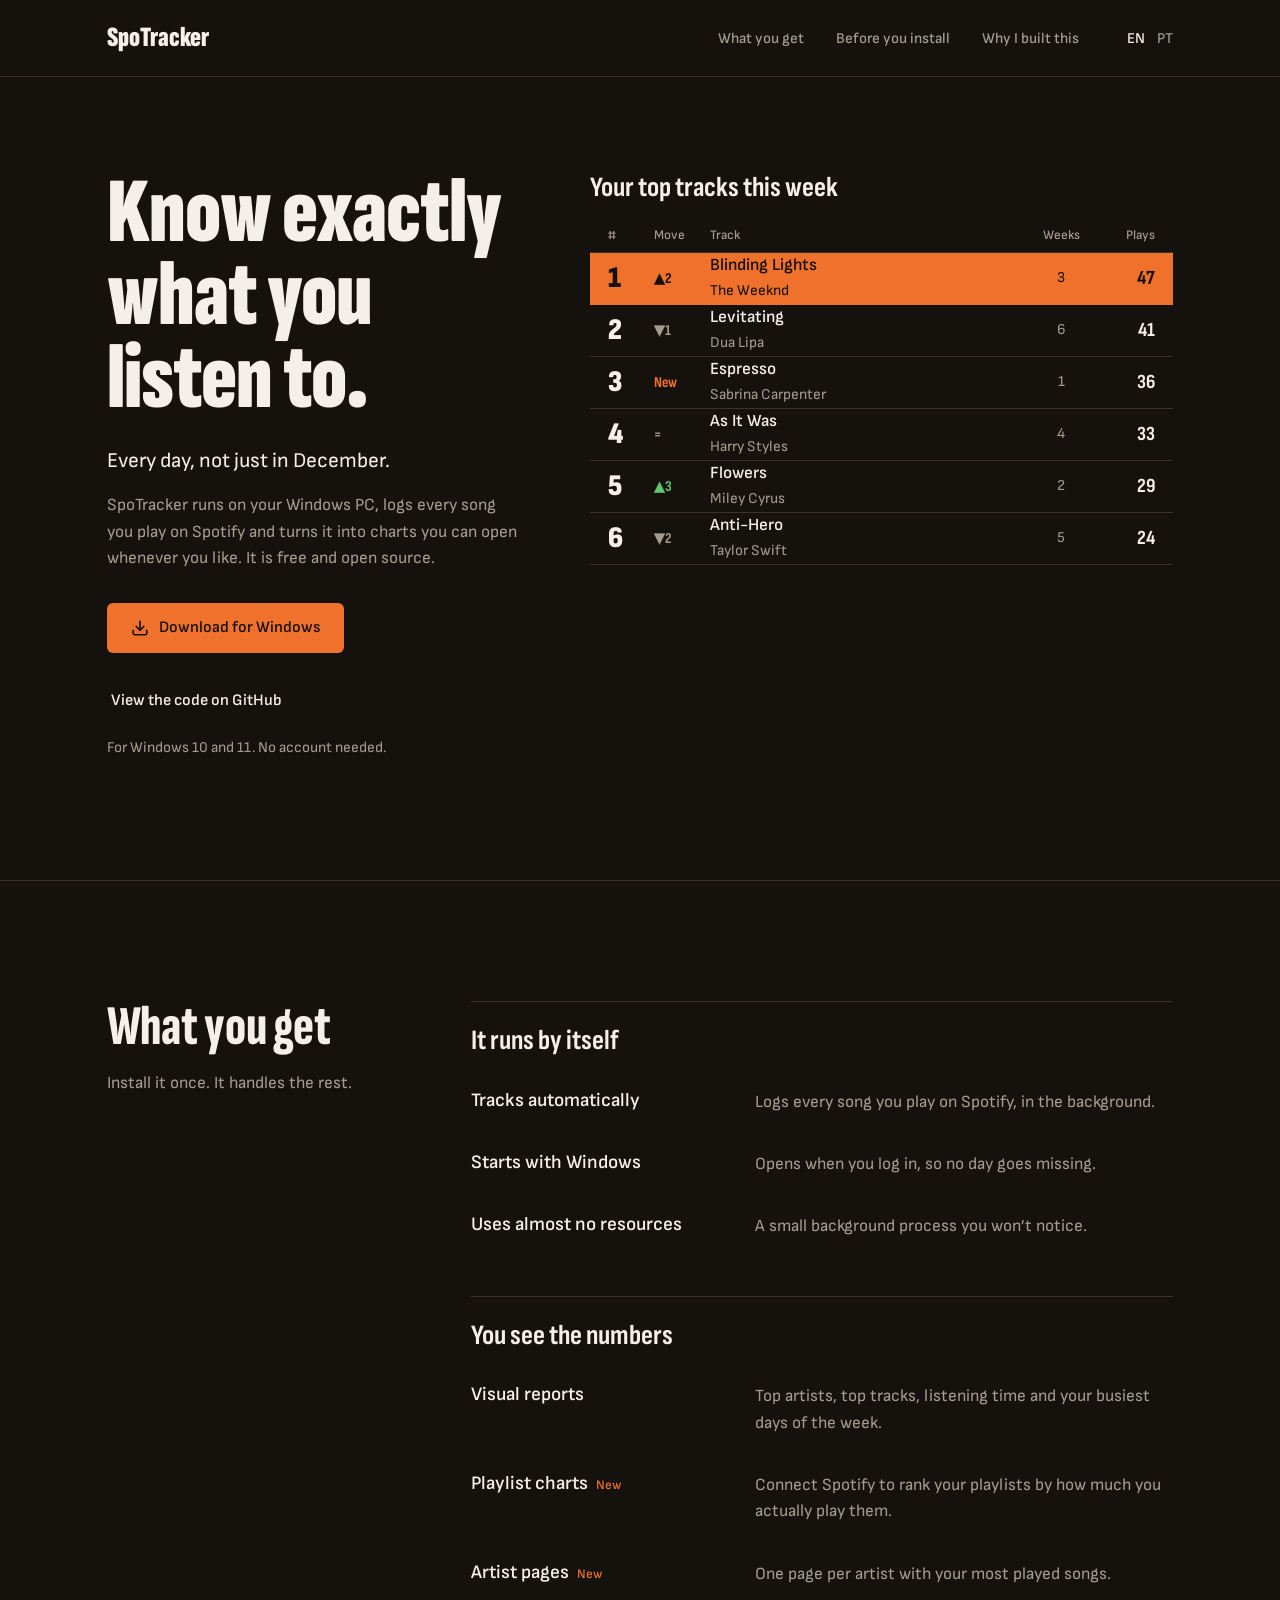
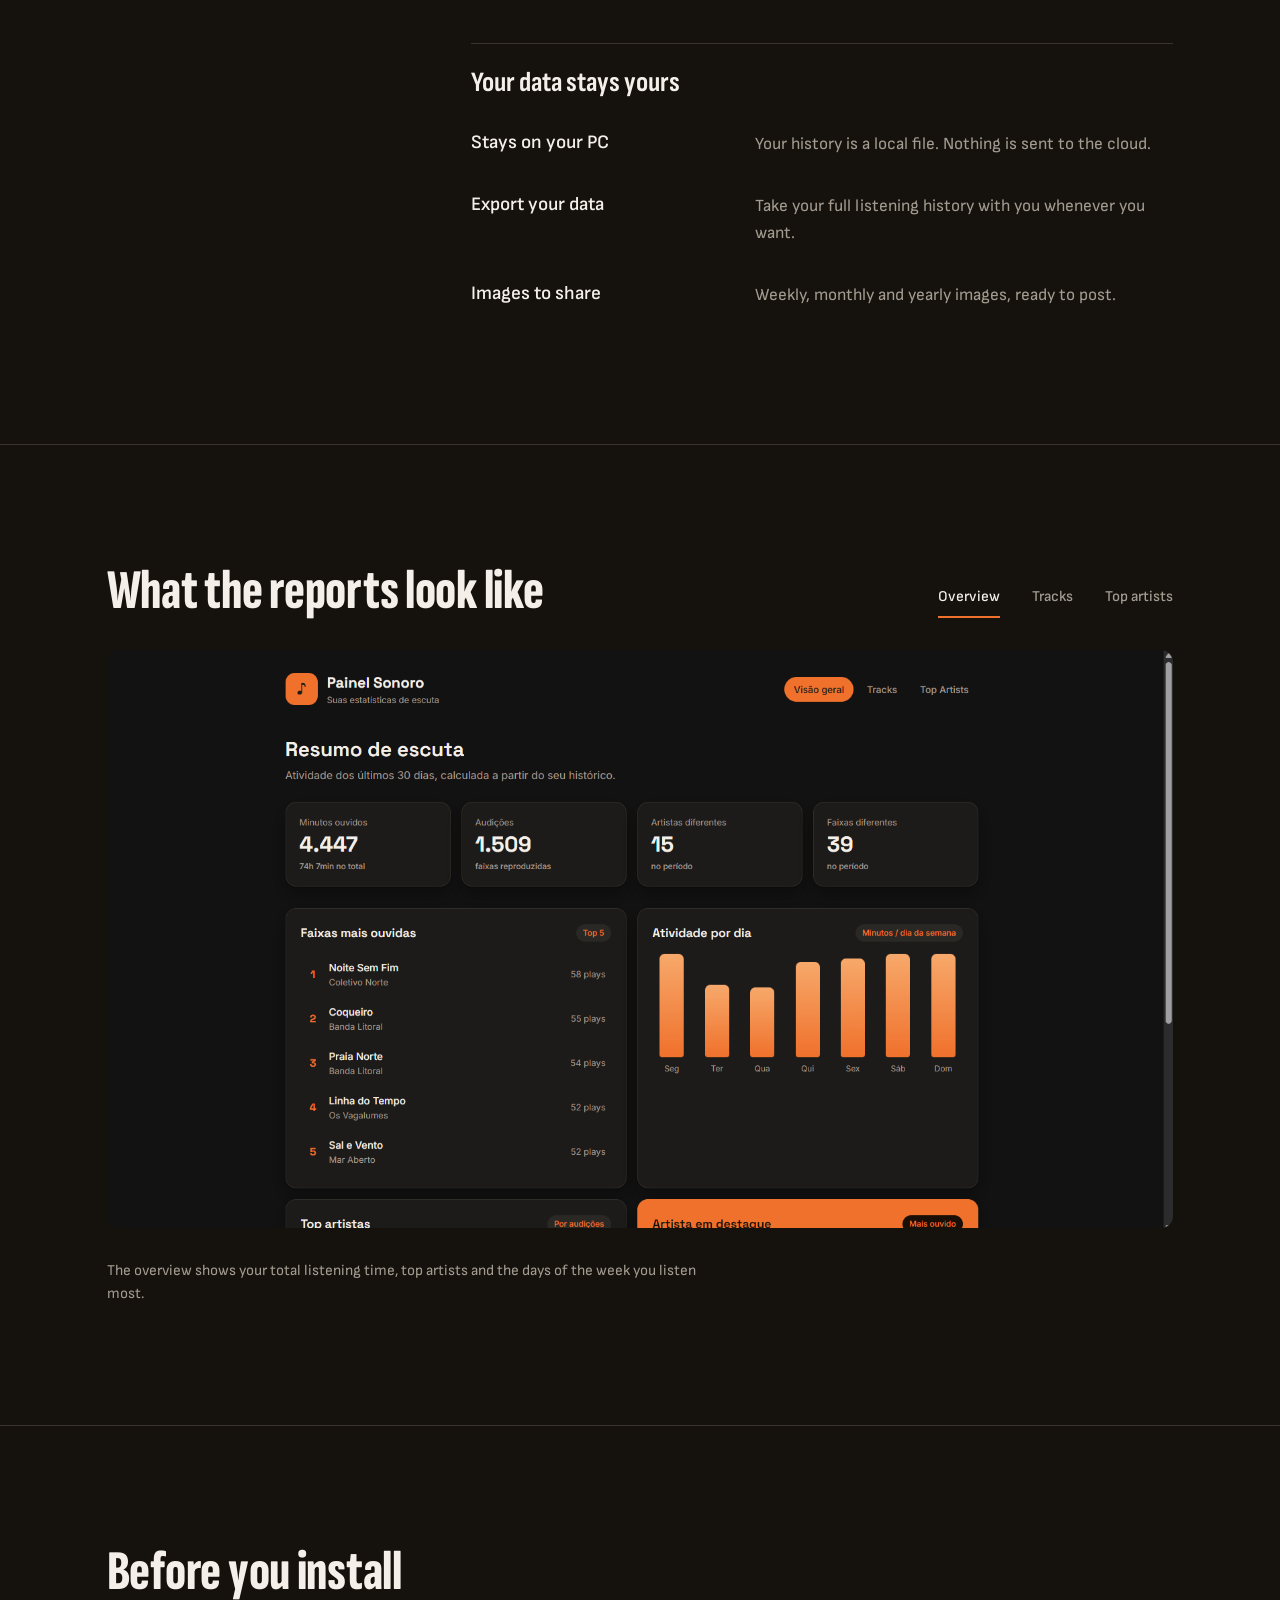
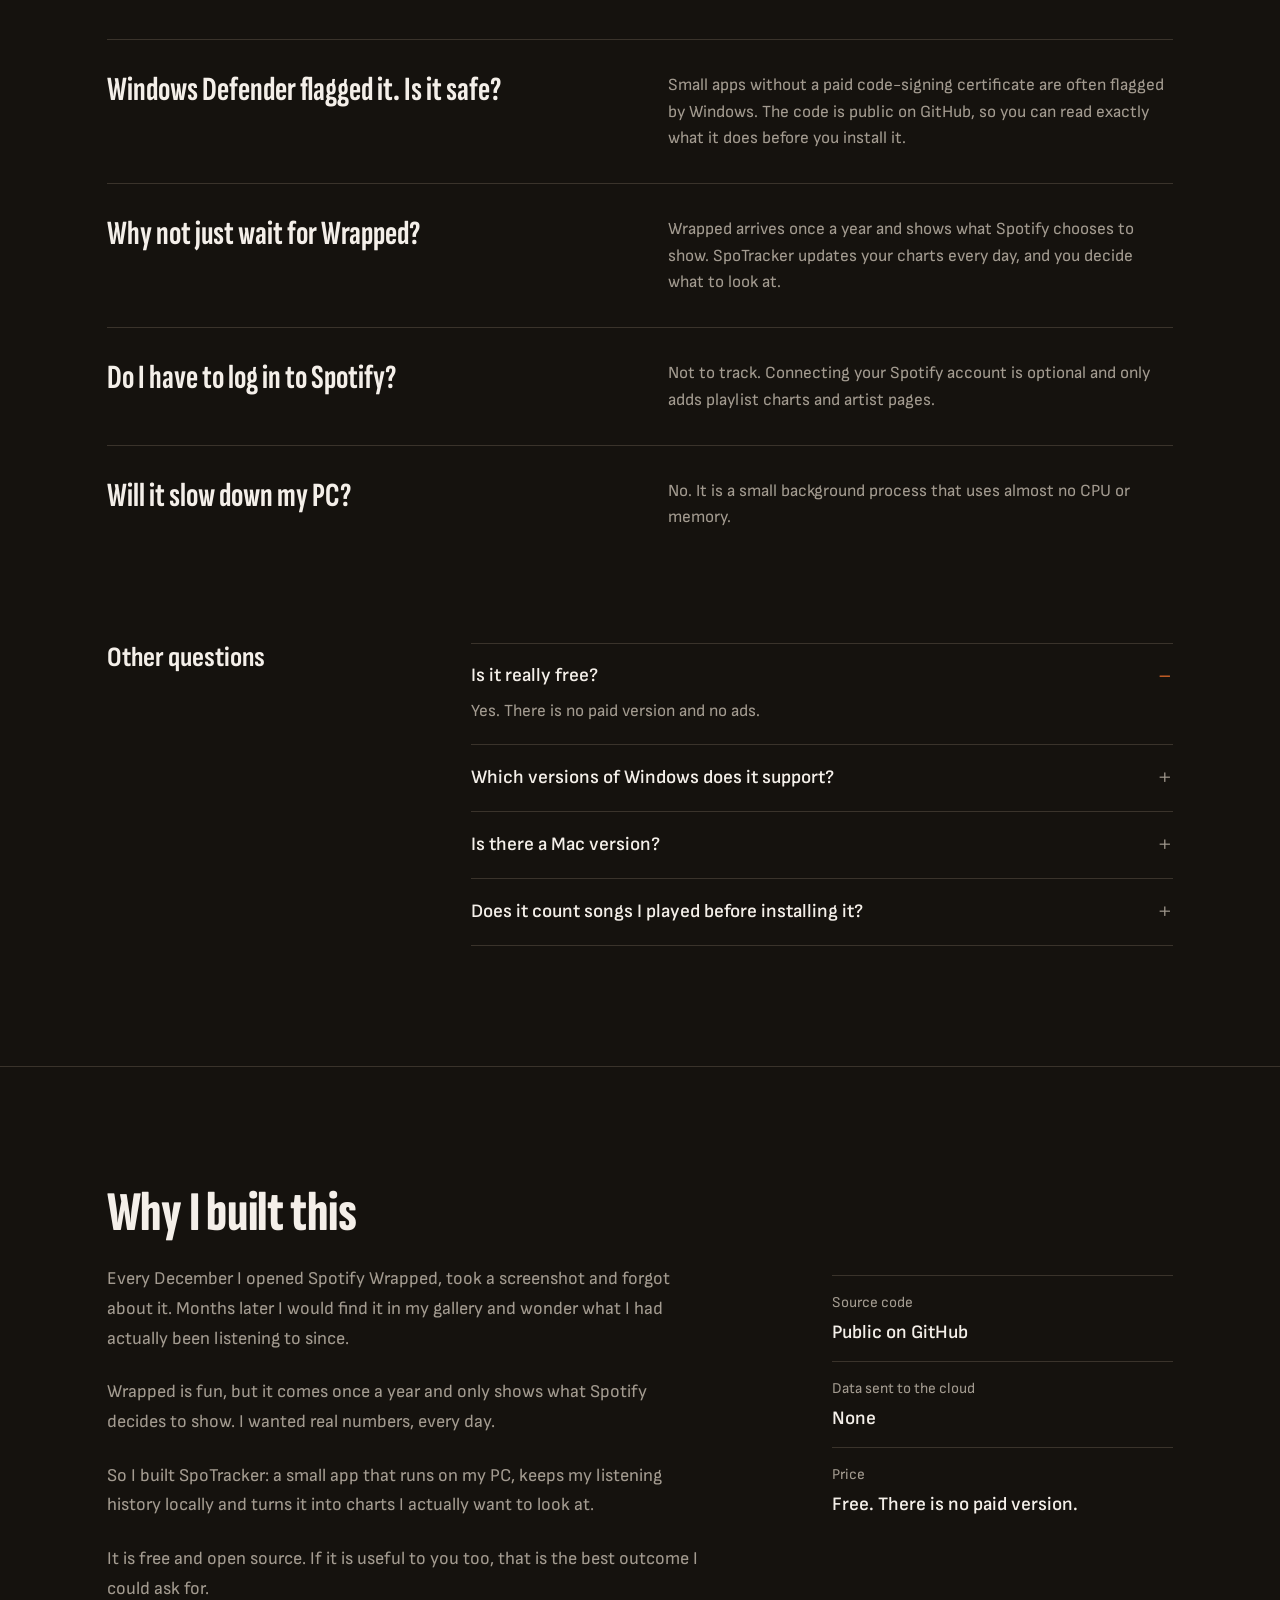
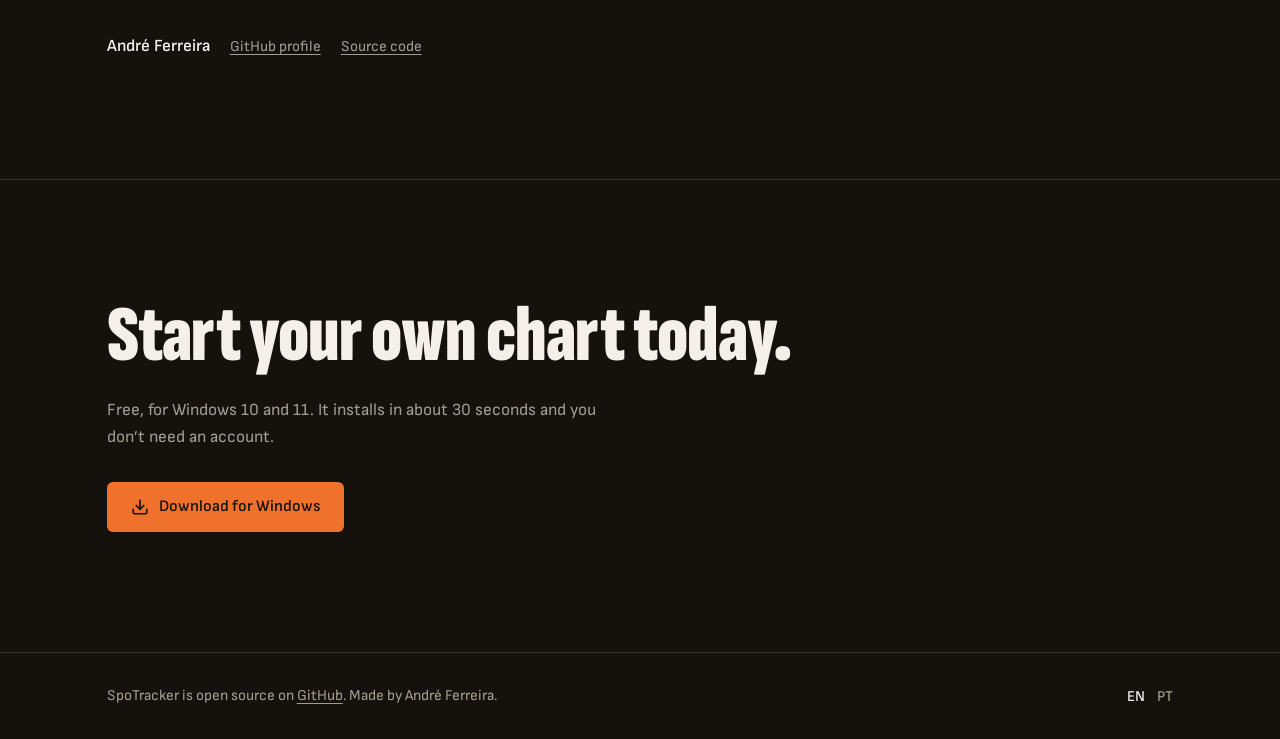
<file: landing/index.html>
<!doctype html>
<html lang="en" dir="ltr">
<head>
	<meta charset="UTF-8" />
	<meta name="viewport" content="width=device-width, initial-scale=1.0" />

	<title>SpoTracker - Your Spotify Wrapped, Every Day | Free Listening Stats Tracker</title>
	<meta name="description" content="SpoTracker tracks your Spotify listening habits offline, giving you detailed reports with top artists, top tracks, listening patterns and playlist charts - whenever you want, not just once a year. Free, open-source, and private." />
	<meta name="keywords" content="Spotify tracker, Spotify stats, Spotify Wrapped daily, listening history, top artists, top tracks, Spotify playlist stats, Spotify statistics, music tracker, offline Spotify tracker, open source Spotify tool, SpoTracker" />
	<meta name="author" content="André Ferreira" />
	<meta name="robots" content="index, follow, max-snippet:-1, max-image-preview:large, max-video-preview:-1" />
	<meta name="theme-color" content="#15120e" />

	<link rel="canonical" href="https://www.spotracker.eu/" />
	<link rel="alternate" hreflang="en" href="https://www.spotracker.eu/" />
	<link rel="alternate" hreflang="pt" href="https://www.spotracker.eu/?lang=pt" />
	<link rel="alternate" hreflang="x-default" href="https://www.spotracker.eu/" />

	<link rel="icon" href="favicon.ico" sizes="48x48" />
	<link rel="icon" href="favicon.png" type="image/png" />
	<link rel="apple-touch-icon" href="favicon.png" />

	<meta property="og:type" content="website" />
	<meta property="og:url" content="https://www.spotracker.eu/" />
	<meta property="og:title" content="SpoTracker - Your Spotify Wrapped, Every Day" />
	<meta property="og:description" content="Track every song you play on Spotify. Get detailed reports with top artists, top tracks, and listening patterns - free, offline, and open source." />
	<meta property="og:image" content="https://www.spotracker.eu/screenshots/overview.png" />
	<meta property="og:image:width" content="1200" />
	<meta property="og:image:height" content="630" />
	<meta property="og:image:alt" content="SpoTracker overview report showing listening statistics, top tracks, and top artists" />
	<meta property="og:site_name" content="SpoTracker" />
	<meta property="og:locale" content="en_US" />
	<meta property="og:locale:alternate" content="pt_PT" />

	<meta name="twitter:card" content="summary_large_image" />
	<meta name="twitter:title" content="SpoTracker - Your Spotify Wrapped, Every Day" />
	<meta name="twitter:description" content="Track every song you play on Spotify. Free, offline, open source listening stats." />
	<meta name="twitter:image" content="https://www.spotracker.eu/screenshots/overview.png" />
	<meta name="twitter:image:alt" content="SpoTracker overview report showing listening statistics" />

	<link rel="preconnect" href="https://fonts.googleapis.com" />
	<link rel="preconnect" href="https://fonts.gstatic.com" crossorigin />
	<link href="https://fonts.googleapis.com/css2?family=Sofia+Sans:wght@300;400;500;600&family=Sofia+Sans+Condensed:wght@700;900&family=Sofia+Sans+Extra+Condensed:wght@700;800;900&display=swap" rel="stylesheet" />
	<link rel="stylesheet" href="style.css" />

	<script type="application/ld+json">
	{
		"@context": "https://schema.org",
		"@type": "SoftwareApplication",
		"name": "SpoTracker",
		"description": "A tiny desktop app that tracks every song you play on Spotify, stores data locally, and generates beautiful reports with top artists, top tracks, listening patterns and playlist charts - whenever you want.",
		"url": "https://www.spotracker.eu/",
		"downloadUrl": "https://github.com/andreferreira04/spoTracker/releases/latest",
		"operatingSystem": "Windows 10, Windows 11",
		"applicationCategory": "MultimediaApplication",
		"applicationSubCategory": "Music Statistics Tracker",
		"offers": {
			"@type": "Offer",
			"price": "0",
			"priceCurrency": "USD"
		},
		"author": {
			"@type": "Person",
			"name": "André Ferreira",
			"url": "https://github.com/andreferreira04"
		},
		"softwareVersion": "latest",
		"license": "https://github.com/andreferreira04/spoTracker/blob/main/LICENSE",
		"screenshot": "https://www.spotracker.eu/screenshots/overview.png",
		"featureList": [
			"Automatic Spotify listening tracking",
			"Visual HTML reports with top tracks and artists",
			"Playlist charts: your Spotify playlists ranked by listening time (optional Spotify login)",
			"Artist pages with your most played songs",
			"Shareable weekly, monthly and yearly images",
			"Tracking works 100% offline - data stored locally",
			"Lightweight background process",
			"Auto-starts with Windows",
			"Exportable listening history"
		],
		"isAccessibleForFree": true,
		"installUrl": "https://github.com/andreferreira04/spoTracker/releases/latest"
	}
	</script>

	<script type="application/ld+json">
	{
		"@context": "https://schema.org",
		"@type": "FAQPage",
		"mainEntity": [
			{
				"@type": "Question",
				"name": "Windows Defender flagged SpoTracker. Is it safe?",
				"acceptedAnswer": { "@type": "Answer", "text": "Small apps without a paid code-signing certificate are often flagged by Windows. The code is public on GitHub, so you can read exactly what it does before you install it." }
			},
			{
				"@type": "Question",
				"name": "Why not just wait for Spotify Wrapped?",
				"acceptedAnswer": { "@type": "Answer", "text": "Wrapped arrives once a year and shows what Spotify chooses to show. SpoTracker updates your charts every day, and you decide what to look at." }
			},
			{
				"@type": "Question",
				"name": "Do I have to log in to Spotify?",
				"acceptedAnswer": { "@type": "Answer", "text": "Not to track. Connecting your Spotify account is optional and only adds playlist charts and artist pages." }
			},
			{
				"@type": "Question",
				"name": "Will SpoTracker slow down my PC?",
				"acceptedAnswer": { "@type": "Answer", "text": "No. It is a small background process that uses almost no CPU or memory." }
			},
			{
				"@type": "Question",
				"name": "Is SpoTracker really free?",
				"acceptedAnswer": { "@type": "Answer", "text": "Yes. There is no paid version and no ads." }
			},
			{
				"@type": "Question",
				"name": "Which versions of Windows does SpoTracker support?",
				"acceptedAnswer": { "@type": "Answer", "text": "Windows 10 and Windows 11." }
			},
			{
				"@type": "Question",
				"name": "Is there a Mac version of SpoTracker?",
				"acceptedAnswer": { "@type": "Answer", "text": "Not at the moment. SpoTracker runs on Windows only." }
			},
			{
				"@type": "Question",
				"name": "Does SpoTracker count songs I played before installing it?",
				"acceptedAnswer": { "@type": "Answer", "text": "No. Your chart starts from the moment you install it." }
			}
		]
	}
	</script>

	<script type="application/ld+json">
	{
		"@context": "https://schema.org",
		"@type": "BreadcrumbList",
		"itemListElement": [
			{
				"@type": "ListItem",
				"position": 1,
				"name": "SpoTracker",
				"item": "https://www.spotracker.eu/"
			}
		]
	}
	</script>
</head>
<body>

<header class="navbar">
	<nav class="page nav-inner" aria-label="Main navigation">
		<a href="/" class="nav-title" aria-label="SpoTracker - Home">SpoTracker</a>
		<div class="nav-links">
			<a href="#features" data-i18n="navFeatures">What you get</a>
			<a href="#before" data-i18n="navBefore">Before you install</a>
			<a href="#why" data-i18n="navWhy">Why I built this</a>
			<div class="lang-switcher">
				<button class="lang-btn active" data-lang="en" onclick="setLang('en')" aria-label="Switch to English">EN</button>
				<button class="lang-btn" data-lang="pt" onclick="setLang('pt')" aria-label="Mudar para Português">PT</button>
			</div>
		</div>
	</nav>
</header>

<main>
	<!-- ── Hero ── -->
	<section class="hero" aria-labelledby="hero-heading">
		<div class="page hero-layout">
			<div class="hero-intro">
				<h1 id="hero-heading" data-i18n="heroTitle">Know exactly what you listen to.</h1>
				<p class="hero-lead" data-i18n="heroLead">Every day, not just in December.</p>
				<p class="hero-body" data-i18n="heroBody">SpoTracker runs on your Windows PC, logs every song you play on Spotify and turns it into charts you can open whenever you like. It is free and open source.</p>
				<div class="hero-actions">
					<a href="https://github.com/andreferreira04/spoTracker/releases/latest" class="btn btn-primary" id="cta-download-hero">
						<svg width="18" height="18" viewBox="0 0 24 24" fill="none" stroke="currentColor" stroke-width="2.25" stroke-linecap="round" stroke-linejoin="round" aria-hidden="true"><path d="M21 15v4a2 2 0 0 1-2 2H5a2 2 0 0 1-2-2v-4"/><polyline points="7 10 12 15 17 10"/><line x1="12" y1="15" x2="12" y2="3"/></svg>
						<span data-i18n="heroCta">Download for Windows</span>
					</a>
					<a href="https://github.com/andreferreira04/spoTracker" class="btn btn-quiet" target="_blank" rel="noopener noreferrer" data-i18n="heroSource">View the code on GitHub</a>
				</div>
				<p class="hero-note" data-i18n="heroNote">For Windows 10 and 11. No account needed.</p>
			</div>

			<figure class="chart" aria-labelledby="chart-title">
				<div class="chart-head">
					<h2 class="chart-title" id="chart-title" data-i18n="chartTitle">Your top tracks this week</h2>
				</div>
				<table class="chart-table">
					<thead>
						<tr>
							<th class="chart-pos" scope="col">#</th>
							<th class="chart-move" scope="col" data-i18n="chartColMove">Move</th>
							<th class="chart-track" scope="col" data-i18n="chartColTrack">Track</th>
							<th class="chart-weeks" scope="col" data-i18n="chartColWeeks">Weeks</th>
							<th class="chart-plays" scope="col" data-i18n="chartColPlays">Plays</th>
						</tr>
					</thead>
					<tbody>
						<tr class="chart-top">
							<td class="chart-pos">1</td>
							<td class="chart-move">&#9650;2</td>
							<td class="chart-track"><span class="chart-song">Blinding Lights</span><span class="chart-artist">The Weeknd</span></td>
							<td class="chart-weeks">3</td>
							<td class="chart-plays">47</td>
						</tr>
						<tr>
							<td class="chart-pos">2</td>
							<td class="chart-move">&#9660;1</td>
							<td class="chart-track"><span class="chart-song">Levitating</span><span class="chart-artist">Dua Lipa</span></td>
							<td class="chart-weeks">6</td>
							<td class="chart-plays">41</td>
						</tr>
						<tr>
							<td class="chart-pos">3</td>
							<td class="chart-move chart-new" data-i18n="chartNew">New</td>
							<td class="chart-track"><span class="chart-song">Espresso</span><span class="chart-artist">Sabrina Carpenter</span></td>
							<td class="chart-weeks">1</td>
							<td class="chart-plays">36</td>
						</tr>
						<tr>
							<td class="chart-pos">4</td>
							<td class="chart-move">=</td>
							<td class="chart-track"><span class="chart-song">As It Was</span><span class="chart-artist">Harry Styles</span></td>
							<td class="chart-weeks">4</td>
							<td class="chart-plays">33</td>
						</tr>
						<tr>
							<td class="chart-pos">5</td>
							<td class="chart-move chart-up">&#9650;3</td>
							<td class="chart-track"><span class="chart-song">Flowers</span><span class="chart-artist">Miley Cyrus</span></td>
							<td class="chart-weeks">2</td>
							<td class="chart-plays">29</td>
						</tr>
						<tr>
							<td class="chart-pos">6</td>
							<td class="chart-move">&#9660;2</td>
							<td class="chart-track"><span class="chart-song">Anti-Hero</span><span class="chart-artist">Taylor Swift</span></td>
							<td class="chart-weeks">5</td>
							<td class="chart-plays">24</td>
						</tr>
					</tbody>
				</table>
			</figure>
		</div>
	</section>

	<!-- ── What you get ── -->
	<section id="features" class="split-section" aria-labelledby="features-heading">
		<div class="page split">
			<div class="split-heading">
				<h2 class="headline" id="features-heading" data-i18n="featuresTitle">What you get</h2>
				<p class="split-sub" data-i18n="featuresSub">Install it once. It handles the rest.</p>
			</div>
			<div class="feature-groups">
				<div class="feature-group">
					<h3 class="group-title" data-i18n="group1Title">It runs by itself</h3>
					<dl class="feature-list">
						<div class="feature-item">
							<dt class="feature-term" data-i18n="feat1Title">Tracks automatically</dt>
							<dd class="feature-desc" data-i18n="feat1Desc">Logs every song you play on Spotify, in the background.</dd>
						</div>
						<div class="feature-item">
							<dt class="feature-term" data-i18n="feat2Title">Starts with Windows</dt>
							<dd class="feature-desc" data-i18n="feat2Desc">Opens when you log in, so no day goes missing.</dd>
						</div>
						<div class="feature-item">
							<dt class="feature-term" data-i18n="feat3Title">Uses almost no resources</dt>
							<dd class="feature-desc" data-i18n="feat3Desc">A small background process you won’t notice.</dd>
						</div>
					</dl>
				</div>
				<div class="feature-group">
					<h3 class="group-title" data-i18n="group2Title">You see the numbers</h3>
					<dl class="feature-list">
						<div class="feature-item">
							<dt class="feature-term" data-i18n="feat4Title">Visual reports</dt>
							<dd class="feature-desc" data-i18n="feat4Desc">Top artists, top tracks, listening time and your busiest days of the week.</dd>
						</div>
						<div class="feature-item">
							<dt class="feature-term"><span data-i18n="feat5Title">Playlist charts</span> <span class="feature-new" data-i18n="featNew">New</span></dt>
							<dd class="feature-desc" data-i18n="feat5Desc">Connect Spotify to rank your playlists by how much you actually play them.</dd>
						</div>
						<div class="feature-item">
							<dt class="feature-term"><span data-i18n="feat6Title">Artist pages</span> <span class="feature-new" data-i18n="featNew">New</span></dt>
							<dd class="feature-desc" data-i18n="feat6Desc">One page per artist with your most played songs.</dd>
						</div>
					</dl>
				</div>
				<div class="feature-group">
					<h3 class="group-title" data-i18n="group3Title">Your data stays yours</h3>
					<dl class="feature-list">
						<div class="feature-item">
							<dt class="feature-term" data-i18n="feat7Title">Stays on your PC</dt>
							<dd class="feature-desc" data-i18n="feat7Desc">Your history is a local file. Nothing is sent to the cloud.</dd>
						</div>
						<div class="feature-item">
							<dt class="feature-term" data-i18n="feat8Title">Export your data</dt>
							<dd class="feature-desc" data-i18n="feat8Desc">Take your full listening history with you whenever you want.</dd>
						</div>
						<div class="feature-item">
							<dt class="feature-term" data-i18n="feat9Title">Images to share</dt>
							<dd class="feature-desc" data-i18n="feat9Desc">Weekly, monthly and yearly images, ready to post.</dd>
						</div>
					</dl>
				</div>
			</div>
		</div>
	</section>

	<!-- ── Reports ── -->
	<section id="reports" class="reports" aria-labelledby="reports-heading">
		<div class="page">
			<div class="reports-head">
				<h2 class="headline" id="reports-heading" data-i18n="reportsTitle">What the reports look like</h2>
				<div class="tabs" role="tablist" aria-labelledby="reports-heading">
					<button class="tab active" role="tab" id="tab-overview" aria-selected="true" aria-controls="panel-overview" data-i18n="tabOverview">Overview</button>
					<button class="tab" role="tab" id="tab-tracks" aria-selected="false" aria-controls="panel-tracks" tabindex="-1" data-i18n="tabTracks">Tracks</button>
					<button class="tab" role="tab" id="tab-artists" aria-selected="false" aria-controls="panel-artists" tabindex="-1" data-i18n="tabArtists">Top artists</button>
				</div>
			</div>
			<figure class="report-panel" role="tabpanel" id="panel-overview" aria-labelledby="tab-overview">
				<div class="report-shot"><img src="screenshots/overview.png" alt="SpoTracker overview report showing total listening time, top artists and plays per weekday" width="1588" height="860" loading="lazy" /></div>
				<figcaption class="report-caption" data-i18n="reportsCap1">The overview shows your total listening time, top artists and the days of the week you listen most.</figcaption>
			</figure>
			<figure class="report-panel" role="tabpanel" id="panel-tracks" aria-labelledby="tab-tracks" hidden>
				<div class="report-shot"><img src="screenshots/tracks.png" alt="SpoTracker tracks report listing every song with play count and total listening time" width="1598" height="862" loading="lazy" /></div>
				<figcaption class="report-caption" data-i18n="reportsCap2">The tracks report lists every song you have played, with play count and total listening time.</figcaption>
			</figure>
			<figure class="report-panel" role="tabpanel" id="panel-artists" aria-labelledby="tab-artists" hidden>
				<div class="report-shot"><img src="screenshots/top-artists.png" alt="SpoTracker top artists report ranking artists by total listening time" width="1595" height="868" loading="lazy" /></div>
				<figcaption class="report-caption" data-i18n="reportsCap3">Top artists ranks the artists you listen to by total listening time.</figcaption>
			</figure>
		</div>
	</section>

	<!-- ── Before you install ── -->
	<section id="before" class="before" aria-labelledby="before-heading">
		<div class="page">
			<h2 class="headline" id="before-heading" data-i18n="beforeTitle">Before you install</h2>
			<div class="obj-list">
				<div class="obj-row">
					<h3 class="obj-q" data-i18n="objQ1">Windows Defender flagged it. Is it safe?</h3>
					<p class="obj-a" data-i18n="objA1">Small apps without a paid code-signing certificate are often flagged by Windows. The code is public on GitHub, so you can read exactly what it does before you install it.</p>
				</div>
				<div class="obj-row">
					<h3 class="obj-q" data-i18n="objQ2">Why not just wait for Wrapped?</h3>
					<p class="obj-a" data-i18n="objA2">Wrapped arrives once a year and shows what Spotify chooses to show. SpoTracker updates your charts every day, and you decide what to look at.</p>
				</div>
				<div class="obj-row">
					<h3 class="obj-q" data-i18n="objQ3">Do I have to log in to Spotify?</h3>
					<p class="obj-a" data-i18n="objA3">Not to track. Connecting your Spotify account is optional and only adds playlist charts and artist pages.</p>
				</div>
				<div class="obj-row">
					<h3 class="obj-q" data-i18n="objQ4">Will it slow down my PC?</h3>
					<p class="obj-a" data-i18n="objA4">No. It is a small background process that uses almost no CPU or memory.</p>
				</div>
			</div>

			<div class="split faq">
				<div class="split-heading">
					<h3 class="group-title" data-i18n="otherTitle">Other questions</h3>
				</div>
				<div class="faq-list">
					<div class="faq-item open">
						<h4><button class="faq-q" aria-expanded="true" aria-controls="faq-a-1"><span data-i18n="faqQ1">Is it really free?</span><span class="faq-icon" aria-hidden="true"></span></button></h4>
						<p class="faq-a" id="faq-a-1" data-i18n="faqA1">Yes. There is no paid version and no ads.</p>
					</div>
					<div class="faq-item">
						<h4><button class="faq-q" aria-expanded="false" aria-controls="faq-a-2"><span data-i18n="faqQ2">Which versions of Windows does it support?</span><span class="faq-icon" aria-hidden="true"></span></button></h4>
						<p class="faq-a" id="faq-a-2" data-i18n="faqA2" hidden>Windows 10 and Windows 11.</p>
					</div>
					<div class="faq-item">
						<h4><button class="faq-q" aria-expanded="false" aria-controls="faq-a-3"><span data-i18n="faqQ3">Is there a Mac version?</span><span class="faq-icon" aria-hidden="true"></span></button></h4>
						<p class="faq-a" id="faq-a-3" data-i18n="faqA3" hidden>Not at the moment. SpoTracker runs on Windows only.</p>
					</div>
					<div class="faq-item">
						<h4><button class="faq-q" aria-expanded="false" aria-controls="faq-a-4"><span data-i18n="faqQ4">Does it count songs I played before installing it?</span><span class="faq-icon" aria-hidden="true"></span></button></h4>
						<p class="faq-a" id="faq-a-4" data-i18n="faqA4" hidden>No. Your chart starts from the moment you install it.</p>
					</div>
				</div>
			</div>
		</div>
	</section>

	<!-- ── Why I built this ── -->
	<section id="why" class="why" aria-labelledby="why-heading">
		<div class="page why-layout">
			<article class="letter">
				<h2 class="headline" id="why-heading" data-i18n="whyTitle">Why I built this</h2>
				<p data-i18n="whyP1">Every December I opened Spotify Wrapped, took a screenshot and forgot about it. Months later I would find it in my gallery and wonder what I had actually been listening to since.</p>
				<p data-i18n="whyP2">Wrapped is fun, but it comes once a year and only shows what Spotify decides to show. I wanted real numbers, every day.</p>
				<p data-i18n="whyP3">So I built SpoTracker: a small app that runs on my PC, keeps my listening history locally and turns it into charts I actually want to look at.</p>
				<p data-i18n="whyP4">It is free and open source. If it is useful to you too, that is the best outcome I could ask for.</p>
				<div class="letter-sig">
					<span class="letter-name">Andr&eacute; Ferreira</span>
					<a href="https://github.com/andreferreira04" target="_blank" rel="noopener noreferrer" aria-label="André Ferreira's GitHub profile" data-i18n="whyGithub">GitHub profile</a>
					<a href="https://github.com/andreferreira04/spoTracker" target="_blank" rel="noopener noreferrer" aria-label="SpoTracker source code on GitHub" data-i18n="whySource">Source code</a>
				</div>
			</article>
			<dl class="facts">
				<div class="fact-item">
					<dt data-i18n="fact1Label">Source code</dt>
					<dd data-i18n="fact1Value">Public on GitHub</dd>
				</div>
				<div class="fact-item">
					<dt data-i18n="fact2Label">Data sent to the cloud</dt>
					<dd data-i18n="fact2Value">None</dd>
				</div>
				<div class="fact-item">
					<dt data-i18n="fact3Label">Price</dt>
					<dd data-i18n="fact3Value">Free. There is no paid version.</dd>
				</div>
			</dl>
		</div>
	</section>

	<!-- ── Download ── -->
	<section class="download" aria-labelledby="cta-heading">
		<div class="page">
			<h2 id="cta-heading" data-i18n="ctaTitle">Start your own chart today.</h2>
			<p class="download-sub" data-i18n="ctaSub">Free, for Windows 10 and 11. It installs in about 30 seconds and you don’t need an account.</p>
			<a href="https://github.com/andreferreira04/spoTracker/releases/latest" class="btn btn-primary" id="cta-download-bottom">
				<svg width="18" height="18" viewBox="0 0 24 24" fill="none" stroke="currentColor" stroke-width="2.25" stroke-linecap="round" stroke-linejoin="round" aria-hidden="true"><path d="M21 15v4a2 2 0 0 1-2 2H5a2 2 0 0 1-2-2v-4"/><polyline points="7 10 12 15 17 10"/><line x1="12" y1="15" x2="12" y2="3"/></svg>
				<span data-i18n="ctaBtn">Download for Windows</span>
			</a>
		</div>
	</section>
</main>

<footer class="footer">
	<div class="page footer-inner">
		<p data-i18n="footer" data-i18n-html>SpoTracker is open source on <a href="https://github.com/andreferreira04/spoTracker" target="_blank" rel="noopener noreferrer">GitHub</a>. Made by Andr&eacute; Ferreira.</p>
		<div class="lang-switcher">
			<button class="lang-btn active" data-lang="en" onclick="setLang('en')" aria-label="Switch to English">EN</button>
			<button class="lang-btn" data-lang="pt" onclick="setLang('pt')" aria-label="Mudar para Português">PT</button>
		</div>
	</div>
</footer>

<script src="locals.js"></script>
<script>
	// Report tabs
	(function () {
		var tabs = Array.prototype.slice.call(document.querySelectorAll(".tab"));
		function select(tab) {
			tabs.forEach(function (t) {
				var on = t === tab;
				t.classList.toggle("active", on);
				t.setAttribute("aria-selected", on);
				t.tabIndex = on ? 0 : -1;
				document.getElementById(t.getAttribute("aria-controls")).hidden = !on;
			});
		}
		tabs.forEach(function (tab, i) {
			tab.addEventListener("click", function () { select(tab) });
			tab.addEventListener("keydown", function (e) {
				var dir = e.key === "ArrowRight" ? 1 : e.key === "ArrowLeft" ? -1 : 0;
				if (!dir) return;
				var next = tabs[(i + dir + tabs.length) % tabs.length];
				select(next); next.focus();
			});
		});
	})();

	// Download buttons: download the latest versioned installer (SpoTrackerInstaller-x.y.z.exe) directly.
	// Without JS or if the API fails, the href stays on the latest release page.
	(function () {
		var ctas = Array.prototype.slice.call(document.querySelectorAll("#cta-download-hero, #cta-download-bottom"));
		if (!ctas.length || !window.fetch) return;
		var direct = null;
		var lookup = fetch("https://api.github.com/repos/andreferreira04/spoTracker/releases/latest")
			.then(function (r) { return r.ok ? r.json() : null })
			.then(function (data) {
				var asset = data && (data.assets || []).filter(function (a) {
					return /^SpoTrackerInstaller-.+\.exe$/i.test(a.name);
				})[0];
				if (!asset) return null;
				direct = asset.browser_download_url;
				ctas.forEach(function (a) { a.href = direct });
				return direct;
			})
			.catch(function () { return null });
		// Clicked before the API answered: wait for it (max 3s), then go to the installer or the fallback.
		ctas.forEach(function (a) {
			a.addEventListener("click", function (e) {
				if (direct || e.ctrlKey || e.metaKey || e.shiftKey || e.button !== 0) return;
				e.preventDefault();
				var fallback = a.href;
				var timeout = new Promise(function (resolve) { setTimeout(function () { resolve(null) }, 3000) });
				Promise.race([lookup, timeout]).then(function (url) { window.location.href = url || fallback });
			});
		});
	})();

	// FAQ
	document.querySelectorAll(".faq-q").forEach(function (btn) {
		btn.addEventListener("click", function () {
			var item = btn.closest(".faq-item");
			var open = item.classList.toggle("open");
			btn.setAttribute("aria-expanded", open);
			document.getElementById(btn.getAttribute("aria-controls")).hidden = !open;
		});
	});
</script>
<noscript>
	<style>.lang-switcher, .tabs { display: none } .report-panel[hidden], .faq-a[hidden] { display: block }</style>
</noscript>
</body>
</html>
</file>
<file: landing/style.css>
:root {
	--ps-bg: #121212;
	--ps-surface: #1c1b19;
	--ps-surface-2: #2a2825;
	--ps-ink: #f4efe9;
	--ps-ink-soft: #a39b90;
	--ps-accent: #f0712c;
	--ps-accent-soft: #f7a96b;
	--ps-accent-glow: rgba(240, 113, 44, .15);
	--ps-border: #312e2a;
	--ps-up: #5fc46b;
	--ps-down: #ef6f4d;
	--ps-warn: #d4a017;
	--ps-radius: 16px;
	--ps-shadow: 0 1px 2px rgba(0,0,0,.3), 0 12px 28px rgba(0,0,0,.35);

	/* Landing v2 only (not used by the reports) */
	--ps-ground: #15120e;
	--ps-rule: #3a332b;
	--ps-raised: #211d18;
	--ps-radius-sm: 6px;
	--ps-radius-md: 12px;

	--ps-font: "Sofia Sans", system-ui, sans-serif;
	--ps-font-cond: "Sofia Sans Condensed", system-ui, sans-serif;
	--ps-font-xcond: "Sofia Sans Extra Condensed", system-ui, sans-serif;
}

* { box-sizing: border-box; margin: 0; padding: 0 }
html { scroll-behavior: smooth }

body {
	font-family: var(--ps-font);
	font-size: 17px;
	background-color: var(--ps-ground);
	color: var(--ps-ink);
	line-height: 1.55;
	-webkit-font-smoothing: antialiased;
}

a { color: inherit }
button { font: inherit; color: inherit; background: none; border: none; cursor: pointer }
[hidden] { display: none !important }

/* ── Layout ──────────────────────────────────────── */
.page { max-width: 1440px; margin: 0 auto; padding: 0 clamp(20px, 8.34vw, 120px) }
section { padding: 120px 0; border-top: 1px solid var(--ps-rule) }
section.hero { border-top: none }

.headline {
	font-family: var(--ps-font-xcond);
	font-size: 56px; font-weight: 800; line-height: .95; letter-spacing: -.28px;
}
.group-title {
	font-family: var(--ps-font-cond);
	font-size: 28px; font-weight: 700; line-height: 1.1;
}

/* Two columns: 384 heading + 792 content (What you get, Other questions) */
.split { display: grid; grid-template-columns: minmax(0, 384fr) minmax(0, 792fr); gap: 24px; align-items: start }
.split-heading { display: flex; flex-direction: column; gap: 16px }
.split-sub { max-width: 300px; color: var(--ps-ink-soft) }

/* ── Navbar ──────────────────────────────────────── */
.navbar {
	position: sticky; top: 0; z-index: 100;
	background-color: var(--ps-ground);
	border-bottom: 1px solid var(--ps-rule);
}
.nav-inner {
	display: flex; align-items: center; justify-content: space-between;
	padding-top: 24px; padding-bottom: 24px;
}
.nav-title {
	font-family: var(--ps-font-xcond);
	font-size: 28px; font-weight: 900; line-height: 1;
	text-decoration: none; color: var(--ps-ink);
}
.nav-links { display: flex; align-items: center; gap: 32px }
.nav-links > a {
	font-size: 15px; font-weight: 500; line-height: 1;
	color: var(--ps-ink-soft); text-decoration: none;
	transition: color .15s;
}
.nav-links > a:hover { color: var(--ps-ink) }
.nav-links .lang-switcher { padding-left: 16px }

.lang-switcher { display: flex; gap: 12px }
.lang-btn {
	font-size: 15px; font-weight: 500; line-height: 1;
	color: var(--ps-ink-soft); transition: color .15s;
}
.lang-btn:hover, .lang-btn.active { color: var(--ps-ink) }

/* ── Buttons ─────────────────────────────────────── */
.btn {
	display: inline-flex; align-items: center; gap: 10px;
	font-family: var(--ps-font);
	font-size: 16px; font-weight: 600; line-height: 1; white-space: nowrap;
	text-decoration: none; padding: 16px 24px;
	transition: transform .15s, background-color .15s;
}
.btn:hover { transform: translateY(-1px) }
.btn:active { transform: translateY(0) }
.btn svg { flex-shrink: 0 }
.btn-primary {
	color: var(--ps-ground); background-color: var(--ps-accent);
	border-radius: var(--ps-radius-sm);
}
.btn-primary:hover { background-color: var(--ps-accent-soft) }
.btn-quiet { color: var(--ps-ink); padding: 16px 4px }
.btn-quiet:hover { text-decoration: underline; text-underline-offset: 4px }

/* ── Hero ────────────────────────────────────────── */
.hero { padding: 96px 0 120px }
.hero-layout { display: grid; grid-template-columns: minmax(0, 486fr) minmax(0, 690fr); gap: 72px; align-items: start }

.hero h1 {
	font-family: var(--ps-font-xcond);
	font-size: clamp(56px, 7.2vw, 104px); font-weight: 900; line-height: .9; letter-spacing: -.01em;
}
.hero-lead { margin-top: 24px; font-size: 21px; line-height: 1.45 }
.hero-body { margin-top: 16px; max-width: 440px; color: var(--ps-ink-soft) }
.hero-actions { margin-top: 32px; display: flex; align-items: center; gap: 24px; flex-wrap: wrap }
.hero-note { margin-top: 12px; font-size: 15px; line-height: 1.5; color: var(--ps-ink-soft) }

/* ── Hero chart ──────────────────────────────────── */
.chart { min-width: 0 }
.chart-head {
	display: flex; align-items: baseline; justify-content: space-between; gap: 16px; flex-wrap: wrap;
	padding-bottom: 14px;
}
.chart-title { font-family: var(--ps-font-cond); font-size: 28px; font-weight: 700; line-height: 1.1 }
.chart-updated { font-size: 15px; line-height: 1.5; color: var(--ps-ink-soft) }

.chart-table { width: 100%; border-collapse: collapse; table-layout: fixed }
.chart-table th {
	padding: 8px 0; text-align: left;
	font-size: 13px; font-weight: 500; line-height: 1.4; color: var(--ps-ink-soft);
	border-bottom: 1px solid var(--ps-rule);
}
.chart-table td { height: 52px; padding: 0; border-bottom: 1px solid var(--ps-rule); vertical-align: middle }
.chart-table th:first-child, .chart-table td:first-child { padding-left: 18px; width: 64px }
.chart-table th:last-child, .chart-table td:last-child { padding-right: 18px; width: 76px }
.chart-table .chart-move { width: 56px }
.chart-table .chart-weeks { width: 72px; text-align: center }
.chart-table .chart-plays { text-align: right }

td.chart-pos { font-family: var(--ps-font-cond); font-size: 30px; font-weight: 900; line-height: 1 }
td.chart-move { font-family: var(--ps-font-cond); font-size: 15px; font-weight: 700; line-height: 1; color: var(--ps-ink-soft) }
td.chart-up { color: var(--ps-up) }
td.chart-new { color: var(--ps-accent) }
.chart-track { overflow: hidden }
.chart-song, .chart-artist { display: block; white-space: nowrap; overflow: hidden; text-overflow: ellipsis }
.chart-song { font-size: 17px; font-weight: 600; line-height: 1.4 }
.chart-artist { margin-top: 2px; font-size: 15px; line-height: 1.5; color: var(--ps-ink-soft) }
td.chart-weeks { font-size: 15px; line-height: 1.5; color: var(--ps-ink-soft) }
td.chart-plays { font-family: var(--ps-font-cond); font-size: 20px; font-weight: 700; line-height: 1 }

.chart-top { background-color: var(--ps-accent); color: var(--ps-ground) }
.chart-top td { border-bottom-color: var(--ps-accent) }
.chart-top td.chart-move, .chart-top .chart-artist, .chart-top td.chart-weeks { color: var(--ps-ground) }

.chart-note { padding: 12px 0 0 18px; font-size: 13px; font-weight: 500; line-height: 1.4; color: var(--ps-ink-soft) }

/* ── What you get ────────────────────────────────── */
.feature-groups { display: flex; flex-direction: column; gap: 40px }
.feature-group { border-top: 1px solid var(--ps-rule); padding-top: 24px }
.feature-list { margin-top: 16px; display: flex; flex-direction: column; gap: 4px }
.feature-item { display: grid; grid-template-columns: 260px minmax(0, 1fr); gap: 24px; padding: 16px 0 }
.feature-term { font-size: 19px; font-weight: 600; line-height: 1.3 }
.feature-new { margin-left: 4px; font-size: 13px; font-weight: 500; line-height: 1.4; color: var(--ps-accent) }
.feature-desc { color: var(--ps-ink-soft) }

/* ── Reports ─────────────────────────────────────── */
.reports-head { display: flex; align-items: flex-end; justify-content: space-between; gap: 24px; flex-wrap: wrap; margin-bottom: 32px }
.tabs { display: flex; gap: 32px }
.tab {
	padding: 12px 0; border-bottom: 2px solid transparent;
	font-size: 15px; font-weight: 500; line-height: 1; color: var(--ps-ink-soft);
	transition: color .15s, border-color .15s;
}
.tab:hover { color: var(--ps-ink) }
.tab.active { color: var(--ps-ink); border-bottom-color: var(--ps-accent) }

.report-shot { background-color: var(--ps-raised); border-radius: var(--ps-radius-md); overflow: hidden }
.report-shot img { display: block; width: 100%; height: auto }
.report-caption { margin-top: 32px; max-width: 620px; font-size: 15px; line-height: 1.5; color: var(--ps-ink-soft) }

/* ── Before you install ──────────────────────────── */
.obj-list { margin-top: 40px }
.obj-row {
	display: grid; grid-template-columns: minmax(0, 488fr) minmax(0, 568fr); column-gap: clamp(48px, 10vw, 144px);
	padding: 32px 0; border-top: 1px solid var(--ps-rule);
}
.obj-q { font-family: var(--ps-font-xcond); font-size: 34px; font-weight: 700; line-height: 1.05 }
.obj-a { max-width: 560px; color: var(--ps-ink-soft) }

.faq { padding-top: 80px }
.faq-list { border-bottom: 1px solid var(--ps-rule) }
.faq-item { border-top: 1px solid var(--ps-rule); padding: 20px 0 }
.faq-item h4 { font: inherit }
.faq-q {
	width: 100%; display: flex; align-items: center; gap: 16px; text-align: left;
	font-size: 19px; font-weight: 600; line-height: 1.3; color: var(--ps-ink);
}
.faq-q > span:first-child { flex: 1 }
.faq-icon { font-size: 26px; font-weight: 300; line-height: 1; color: var(--ps-ink-soft) }
.faq-icon::before { content: "+" }
.faq-item.open .faq-icon { color: var(--ps-accent) }
.faq-item.open .faq-icon::before { content: "\2212" }
.faq-q:hover .faq-icon { color: var(--ps-ink) }
.faq-item.open .faq-q:hover .faq-icon { color: var(--ps-accent) }
.faq-a { margin-top: 8px; max-width: 600px; color: var(--ps-ink-soft) }

/* ── Why I built this ────────────────────────────── */
.why-layout { display: grid; grid-template-columns: minmax(0, 690fr) minmax(0, 384fr); gap: clamp(56px, 8.75vw, 126px); align-items: start }
.letter { display: flex; flex-direction: column; gap: 24px }
.letter p { max-width: 600px; font-size: 18px; line-height: 1.65; color: var(--ps-ink-soft) }
.letter-sig { display: flex; align-items: center; gap: 20px; flex-wrap: wrap; padding-top: 8px }
.letter-name { font-size: 17px; font-weight: 600; line-height: 1.4 }
.letter-sig a {
	font-size: 15px; line-height: 1.5; color: var(--ps-ink-soft);
	text-underline-offset: 3px; transition: color .15s;
}
.letter-sig a:hover { color: var(--ps-ink) }

.facts { padding-top: 88px }
.fact-item { display: flex; flex-direction: column; gap: 6px; padding: 16px 0; border-top: 1px solid var(--ps-rule) }
.fact-item dt { font-size: 15px; line-height: 1.5; color: var(--ps-ink-soft) }
.fact-item dd { font-size: 19px; font-weight: 600; line-height: 1.3 }

/* ── Download ────────────────────────────────────── */
.download h2 {
	max-width: 900px;
	font-family: var(--ps-font-xcond);
	font-size: clamp(48px, 6.2vw, 88px); font-weight: 900; line-height: .92; letter-spacing: -.01em;
}
.download-sub { margin-top: 24px; max-width: 520px; color: var(--ps-ink-soft) }
.download .btn { margin-top: 32px }

/* ── Footer ──────────────────────────────────────── */
.footer { border-top: 1px solid var(--ps-rule) }
.footer-inner {
	display: flex; align-items: center; justify-content: space-between; gap: 24px; flex-wrap: wrap;
	padding-top: 32px; padding-bottom: 32px;
	font-size: 15px; line-height: 1.5; color: var(--ps-ink-soft);
}
.footer a { text-underline-offset: 3px; transition: color .15s }
.footer a:hover { color: var(--ps-ink) }

/* ── Responsive ──────────────────────────────────── */
@media (max-width: 860px) {
	section { padding: 72px 0 }
	.hero { padding: 56px 0 72px }
	.hero-layout { grid-template-columns: 1fr; gap: 56px }
	.split { grid-template-columns: 1fr; gap: 28px }
	.why-layout { grid-template-columns: 1fr; gap: 40px }
	.facts { padding-top: 0 }
	.faq { padding-top: 56px }
	.nav-links { gap: 20px }
}
@media (max-width: 640px) {
	.nav-links > a { display: none }
	.nav-links .lang-switcher { padding-left: 0 }
	.headline { font-size: 44px }
	.hero h1 { font-size: 56px }
	.hero-lead { font-size: 19px }
	.chart-title { font-size: 24px }
	.chart-table th:first-child, .chart-table td:first-child { padding-left: 12px; width: 52px }
	.chart-table th:last-child, .chart-table td:last-child { padding-right: 12px; width: 60px }
	.chart-table .chart-move { width: 44px }
	.chart-table .chart-weeks { display: none }
	td.chart-pos { font-size: 28px }
	.chart-note { padding-left: 12px }
	.feature-item { grid-template-columns: 1fr; gap: 4px }
	.obj-row { grid-template-columns: 1fr; row-gap: 12px; padding: 24px 0 }
	.obj-q { font-size: 28px }
	.tabs { gap: 24px }
	.report-caption { margin-top: 20px }
	.download h2 { font-size: 48px }
}
</file>
